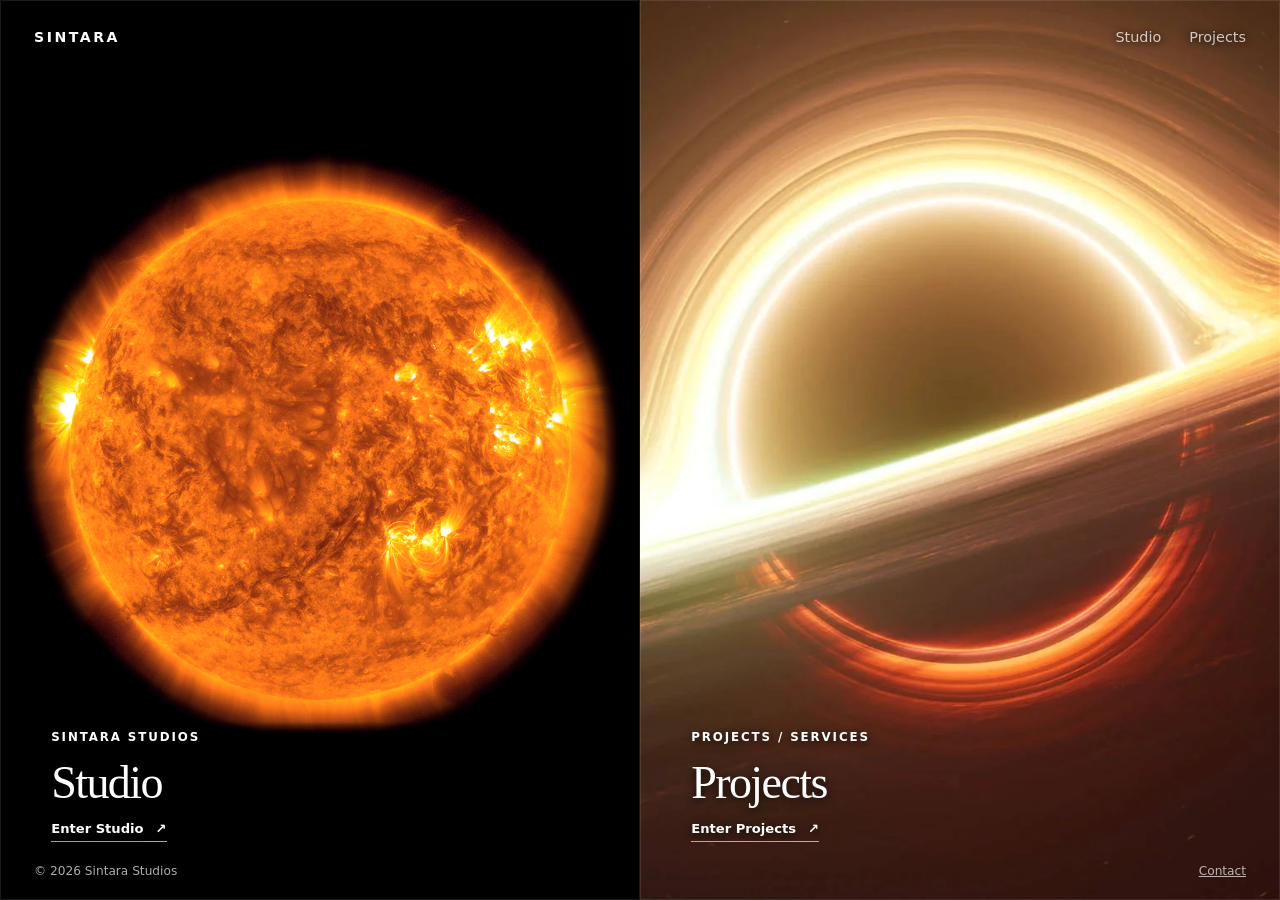
<file: index.html>
<!DOCTYPE html>
<html lang="en">
<head>
  <meta charset="UTF-8">
  <meta name="viewport" content="width=device-width, initial-scale=1.0">
  <meta name="description" content="Sintara Studios — products, projects and technical services.">
  <title>Sintara Studios</title>
  <link rel="stylesheet" href="css/styles.css">
</head>
<body class="home">
  <header class="topbar">
    <a class="wordmark" href="index.html" aria-label="Sintara Studios home">SINTARA</a>
    <nav class="topnav" aria-label="Primary">
      <a href="studio.html">Studio</a>
      <a href="projects.html">Projects</a>
    </nav>
  </header>

  <main class="portal" aria-label="Choose an area">
    <a class="portal-panel portal-sun" href="studio.html" aria-label="Enter Sintara Studios">
      <div class="portal-image" role="img" aria-label="NASA/SDO Sun with subtle localized light; the disc remains still.">
          <span class="solar-emission" aria-hidden="true"></span>
          <span class="solar-emission" aria-hidden="true"></span>
          <span class="solar-emission" aria-hidden="true"></span>
        </div>
      <div class="portal-copy">
        <p class="eyebrow">SINTARA STUDIOS</p>
        <h1>Studio</h1>
        <span class="portal-cta">Enter Studio <span aria-hidden="true">↗</span></span>
      </div>
    </a>

    <a class="portal-panel portal-hole" href="projects.html" aria-label="Enter Sintara Projects and Services">
      <div class="hole-stage" role="img" aria-label="Black hole with subtle motion confined to its accretion disk; stars and central shadow remain still.">
        <img class="hole-original" src="assets/black-hole-original.webp" alt="" width="1920" height="1080" fetchpriority="high">
        <span class="hole-flow" aria-hidden="true"><span></span></span>
      </div>
      <div class="portal-copy">
        <p class="eyebrow">PROJECTS / SERVICES</p>
        <h1>Projects</h1>
        <span class="portal-cta">Enter Projects <span aria-hidden="true">↗</span></span>
      </div>
    </a>
  </main>

  <footer class="home-footer">
    <span>© <span id="year"></span> Sintara Studios</span>
    <a href="mailto:hello@sintara-studios.com">Contact</a>
  </footer>

  <script src="js/main.js"></script>
</body>
</html>
</file>
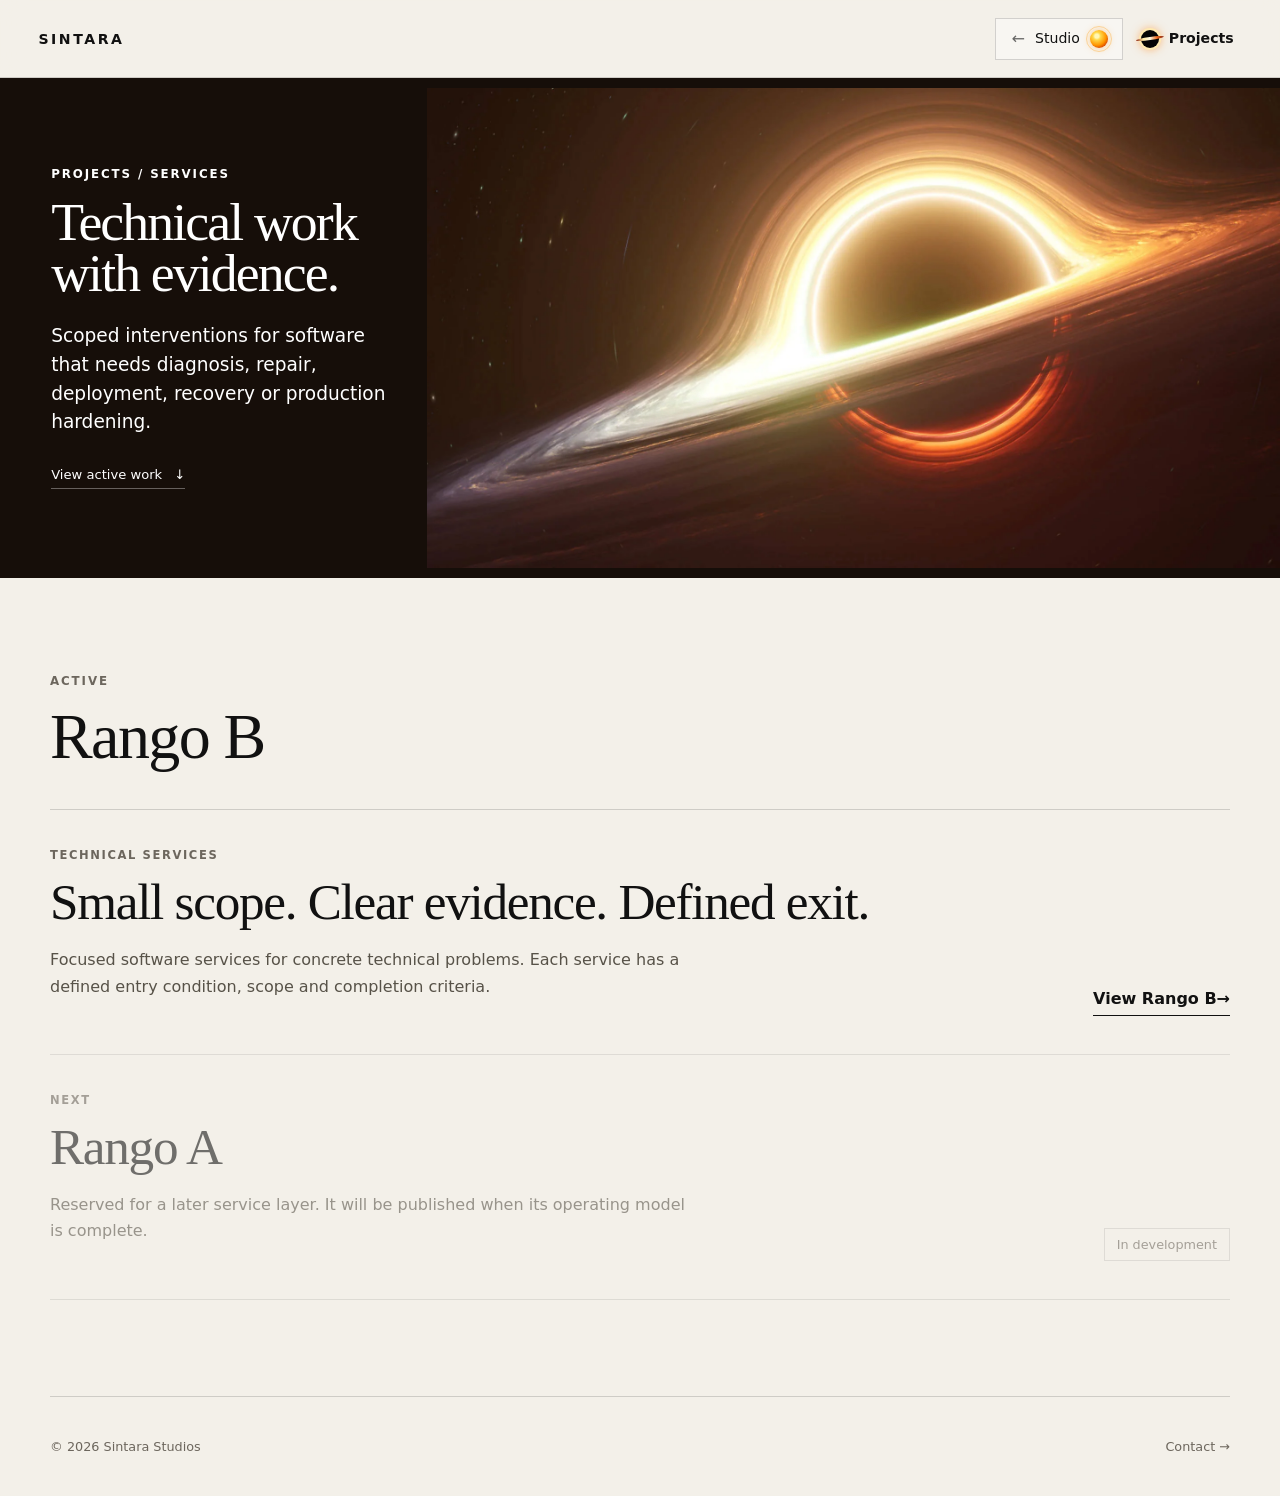
<file: projects.html>
<!DOCTYPE html>
<html lang="en">
<head>
  <meta charset="UTF-8">
  <meta name="viewport" content="width=device-width, initial-scale=1.0">
  <meta name="description" content="Sintara Projects — technical services and experimental projects.">
  <title>Projects — Sintara</title>
  <link rel="stylesheet" href="css/styles.css">
</head>
<body class="interior projects-page">
  <header class="site-header">
    <a class="wordmark" href="index.html">SINTARA</a>

    <nav class="section-switch" aria-label="Sintara areas">
      <a class="section-jump" href="studio.html">
        <span>Studio</span>
        <span class="mini-symbol mini-sun" aria-hidden="true"></span>
        <span class="section-arrow reverse" aria-hidden="true">←</span>
      </a>

      <span class="section-current" aria-current="page">
        <span class="mini-symbol mini-hole" aria-hidden="true"></span>
        <span>Projects</span>
      </span>
    </nav>
  </header>

  <main>
    <section class="hero hero-hole">
      <div class="hole-stage" role="img" aria-label="Black hole with subtle motion confined to its accretion disk; stars and central shadow remain still.">
        <img class="hole-original" src="assets/black-hole-original.webp" alt="" width="1920" height="1080" fetchpriority="high">
        <span class="hole-flow" aria-hidden="true"><span></span></span>
      </div>

      <div class="hero-content shell">
        <p class="eyebrow">PROJECTS / SERVICES</p>
        <h1>Technical work<br>with evidence.</h1>
        <p class="lede">Scoped interventions for software that needs diagnosis, repair, deployment, recovery or production hardening.</p>
        <a class="hero-scroll-cue" href="#active-projects">View active work <span aria-hidden="true">↓</span></a>
      </div>
    </section>

    <section id="active-projects" class="section shell">
      <div class="section-heading">
        <p class="eyebrow dark">ACTIVE</p>
        <h2>Rango B</h2>
      </div>

      <div class="project-feature">
        <div>
          <p class="project-kicker">TECHNICAL SERVICES</p>
          <h3>Small scope. Clear evidence. Defined exit.</h3>
          <p>Focused software services for concrete technical problems. Each service has a defined entry condition, scope and completion criteria.</p>
        </div>
        <a class="text-button" href="rango-b.html">View Rango B <span aria-hidden="true">→</span></a>
      </div>

      <div class="project-feature muted-feature">
        <div>
          <p class="project-kicker">NEXT</p>
          <h3>Rango A</h3>
          <p>Reserved for a later service layer. It will be published when its operating model is complete.</p>
        </div>
        <span class="status-tag">In development</span>
      </div>
    </section>
  </main>

  <footer class="site-footer shell">
    <span>© <span id="year"></span> Sintara Studios</span>
    <a href="mailto:hello@sintara-studios.com">Contact →</a>
  </footer>

  <script src="js/main.js"></script>
</body>
</html>
</file>
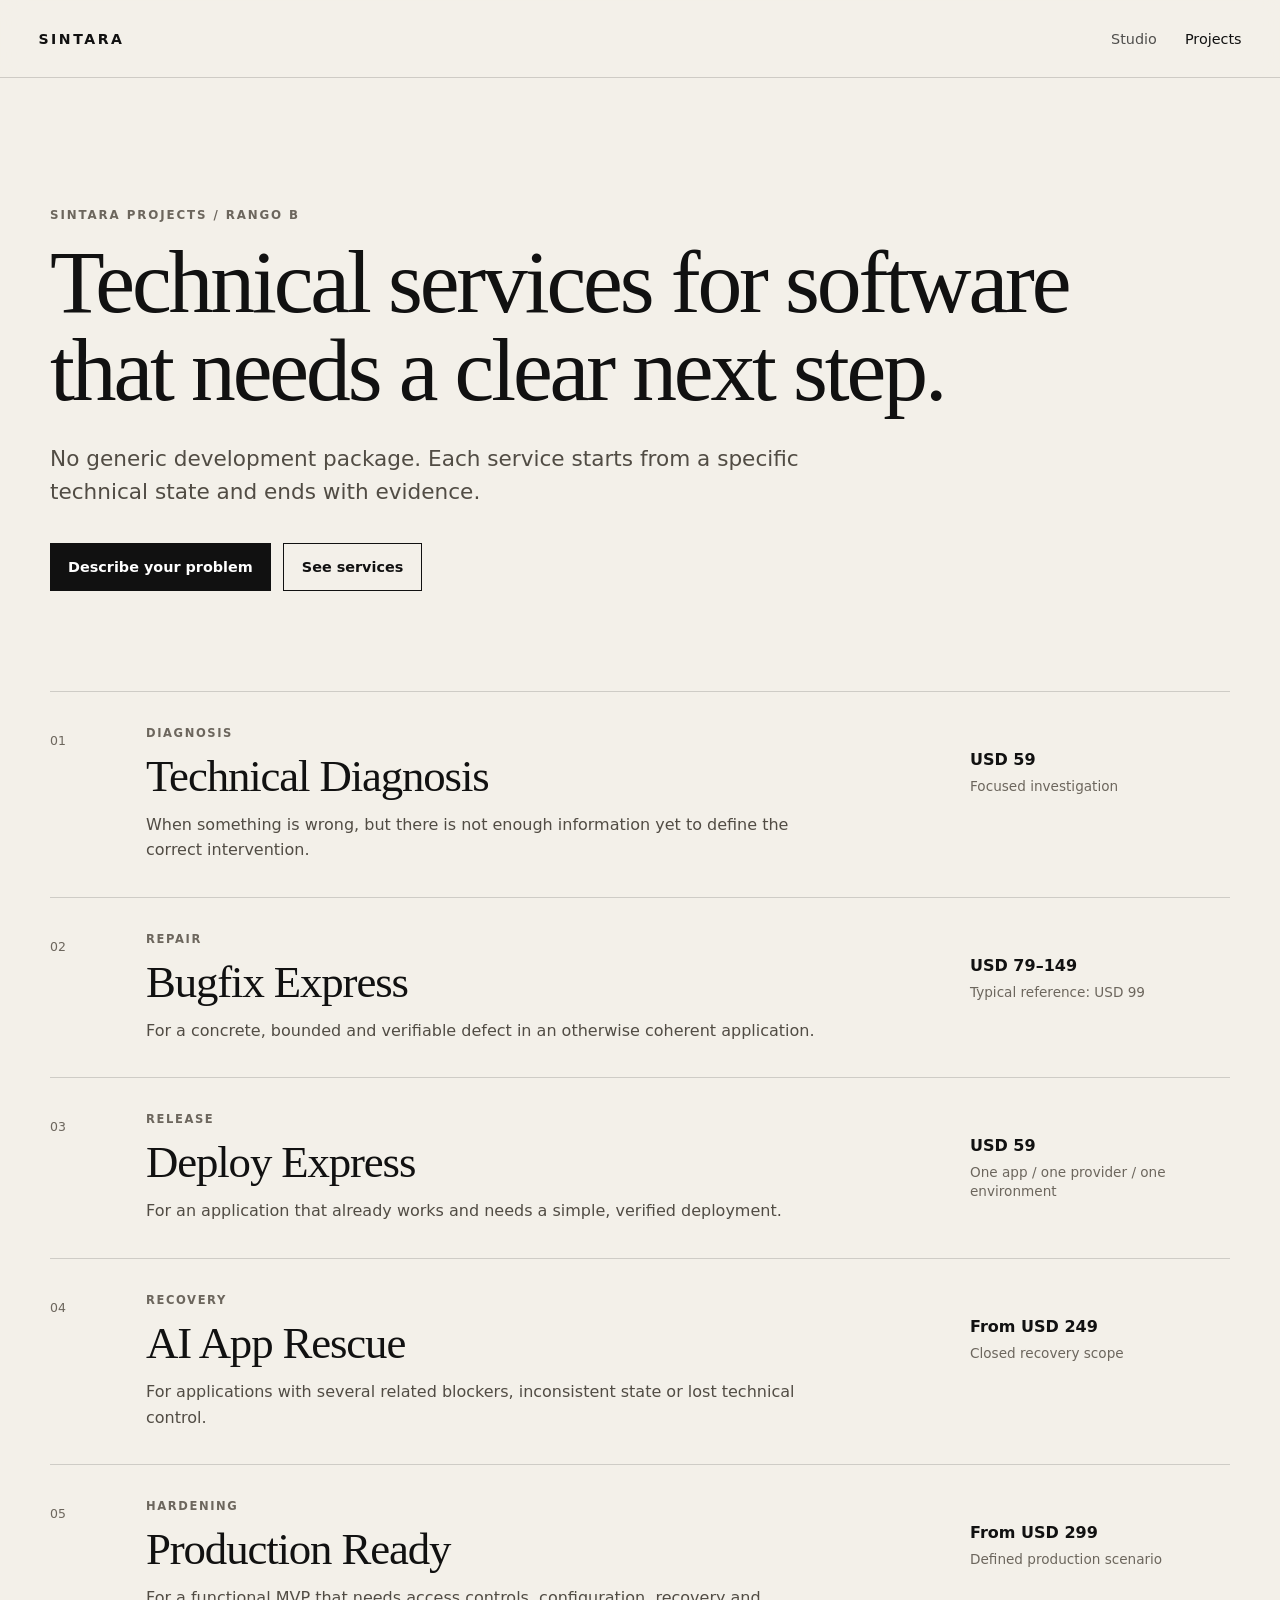
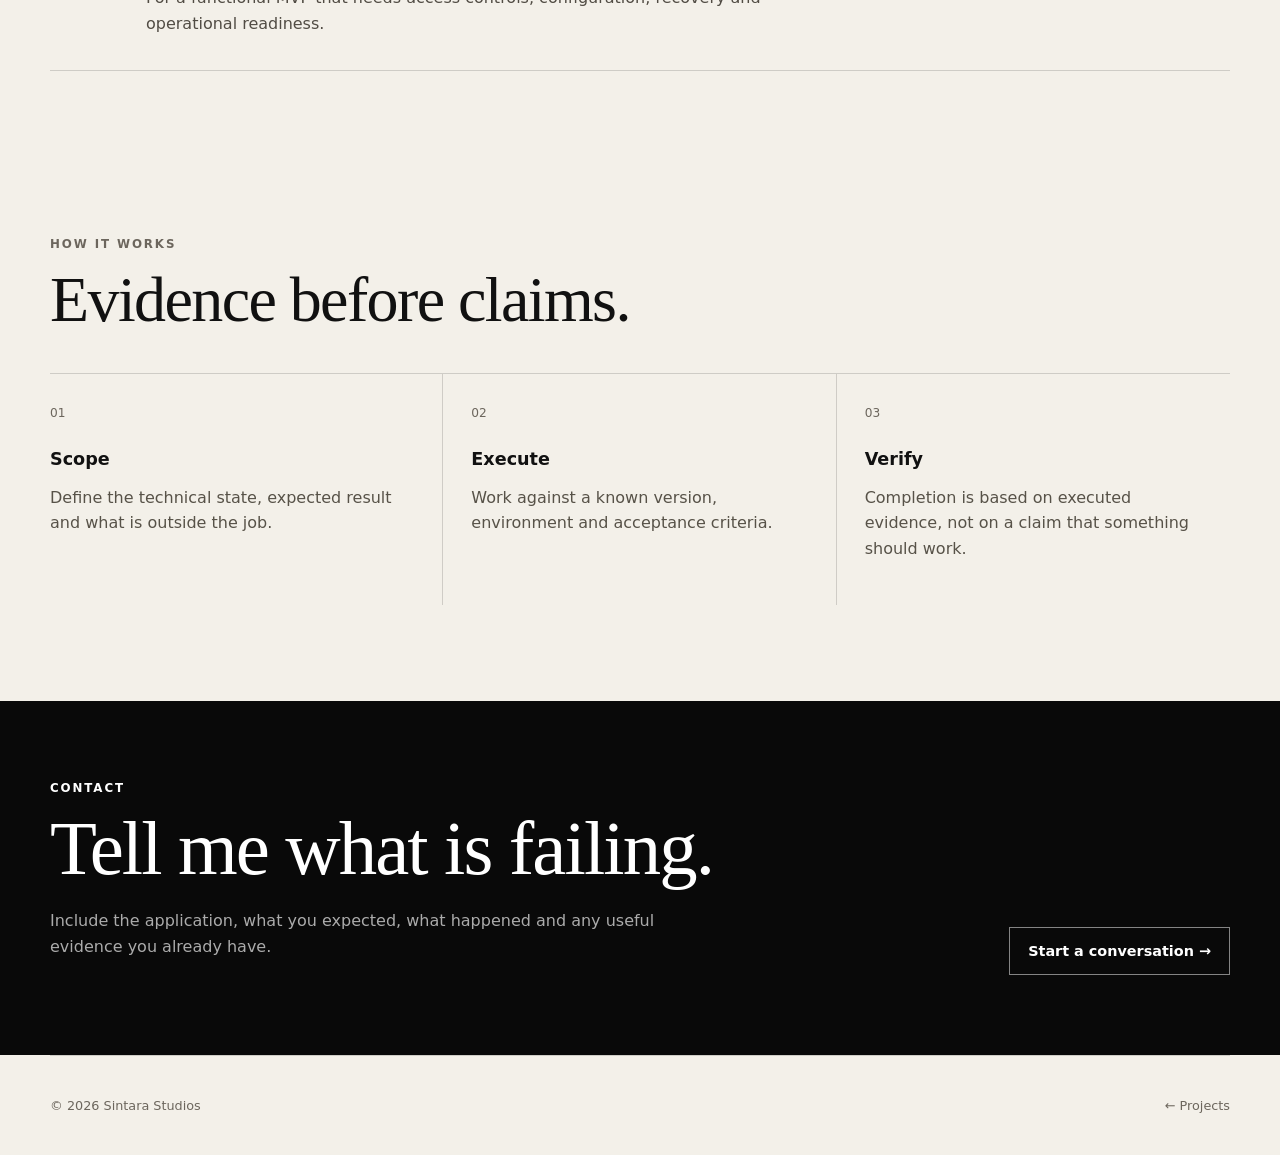
<file: rango-b.html>
<!DOCTYPE html>
<html lang="en">
<head>
  <meta charset="UTF-8">
  <meta name="viewport" content="width=device-width, initial-scale=1.0">
  <meta name="description" content="Rango B — focused technical services for software problems, deployments, recovery and production readiness.">
  <title>Rango B — Sintara Projects</title>
  <link rel="stylesheet" href="css/styles.css">
</head>
<body class="interior rango-page">
  <header class="site-header">
    <a class="wordmark" href="index.html">SINTARA</a>
    <nav class="topnav" aria-label="Primary">
      <a href="studio.html">Studio</a>
      <a class="active" href="projects.html">Projects</a>
    </nav>
  </header>

  <main>
    <section class="rango-hero shell">
      <p class="eyebrow dark">SINTARA PROJECTS / RANGO B</p>
      <h1>Technical services for software that needs a clear next step.</h1>
      <p class="lede dark-lede">No generic development package. Each service starts from a specific technical state and ends with evidence.</p>

      <div class="rango-actions">
        <a class="primary-button" href="mailto:hello@sintara-studios.com?subject=Rango%20B%20request">Describe your problem</a>
        <a class="secondary-button" href="#services">See services</a>
      </div>
    </section>

    <section id="services" class="section shell services-section">
      <article class="service-row">
        <div class="service-index">01</div>
        <div class="service-main">
          <p class="project-kicker">DIAGNOSIS</p>
          <h2>Technical Diagnosis</h2>
          <p>When something is wrong, but there is not enough information yet to define the correct intervention.</p>
        </div>
        <div class="service-meta"><strong>USD 59</strong><span>Focused investigation</span></div>
      </article>

      <article class="service-row">
        <div class="service-index">02</div>
        <div class="service-main">
          <p class="project-kicker">REPAIR</p>
          <h2>Bugfix Express</h2>
          <p>For a concrete, bounded and verifiable defect in an otherwise coherent application.</p>
        </div>
        <div class="service-meta"><strong>USD 79–149</strong><span>Typical reference: USD 99</span></div>
      </article>

      <article class="service-row">
        <div class="service-index">03</div>
        <div class="service-main">
          <p class="project-kicker">RELEASE</p>
          <h2>Deploy Express</h2>
          <p>For an application that already works and needs a simple, verified deployment.</p>
        </div>
        <div class="service-meta"><strong>USD 59</strong><span>One app / one provider / one environment</span></div>
      </article>

      <article class="service-row">
        <div class="service-index">04</div>
        <div class="service-main">
          <p class="project-kicker">RECOVERY</p>
          <h2>AI App Rescue</h2>
          <p>For applications with several related blockers, inconsistent state or lost technical control.</p>
        </div>
        <div class="service-meta"><strong>From USD 249</strong><span>Closed recovery scope</span></div>
      </article>

      <article class="service-row">
        <div class="service-index">05</div>
        <div class="service-main">
          <p class="project-kicker">HARDENING</p>
          <h2>Production Ready</h2>
          <p>For a functional MVP that needs access controls, configuration, recovery and operational readiness.</p>
        </div>
        <div class="service-meta"><strong>From USD 299</strong><span>Defined production scenario</span></div>
      </article>
    </section>

    <section class="section shell proof-section">
      <div class="section-heading">
        <p class="eyebrow dark">HOW IT WORKS</p>
        <h2>Evidence before claims.</h2>
      </div>
      <div class="proof-grid">
        <div><span class="proof-number">01</span><h3>Scope</h3><p>Define the technical state, expected result and what is outside the job.</p></div>
        <div><span class="proof-number">02</span><h3>Execute</h3><p>Work against a known version, environment and acceptance criteria.</p></div>
        <div><span class="proof-number">03</span><h3>Verify</h3><p>Completion is based on executed evidence, not on a claim that something should work.</p></div>
      </div>
    </section>

    <section class="contact-band">
      <div class="shell contact-band-inner">
        <div>
          <p class="eyebrow">CONTACT</p>
          <h2>Tell me what is failing.</h2>
          <p>Include the application, what you expected, what happened and any useful evidence you already have.</p>
        </div>
        <a class="light-button" href="mailto:hello@sintara-studios.com?subject=Rango%20B%20request">Start a conversation →</a>
      </div>
    </section>
  </main>

  <footer class="site-footer shell">
    <span>© <span id="year"></span> Sintara Studios</span>
    <a href="projects.html">← Projects</a>
  </footer>
  <script src="js/main.js"></script>
</body>
</html>
</file>
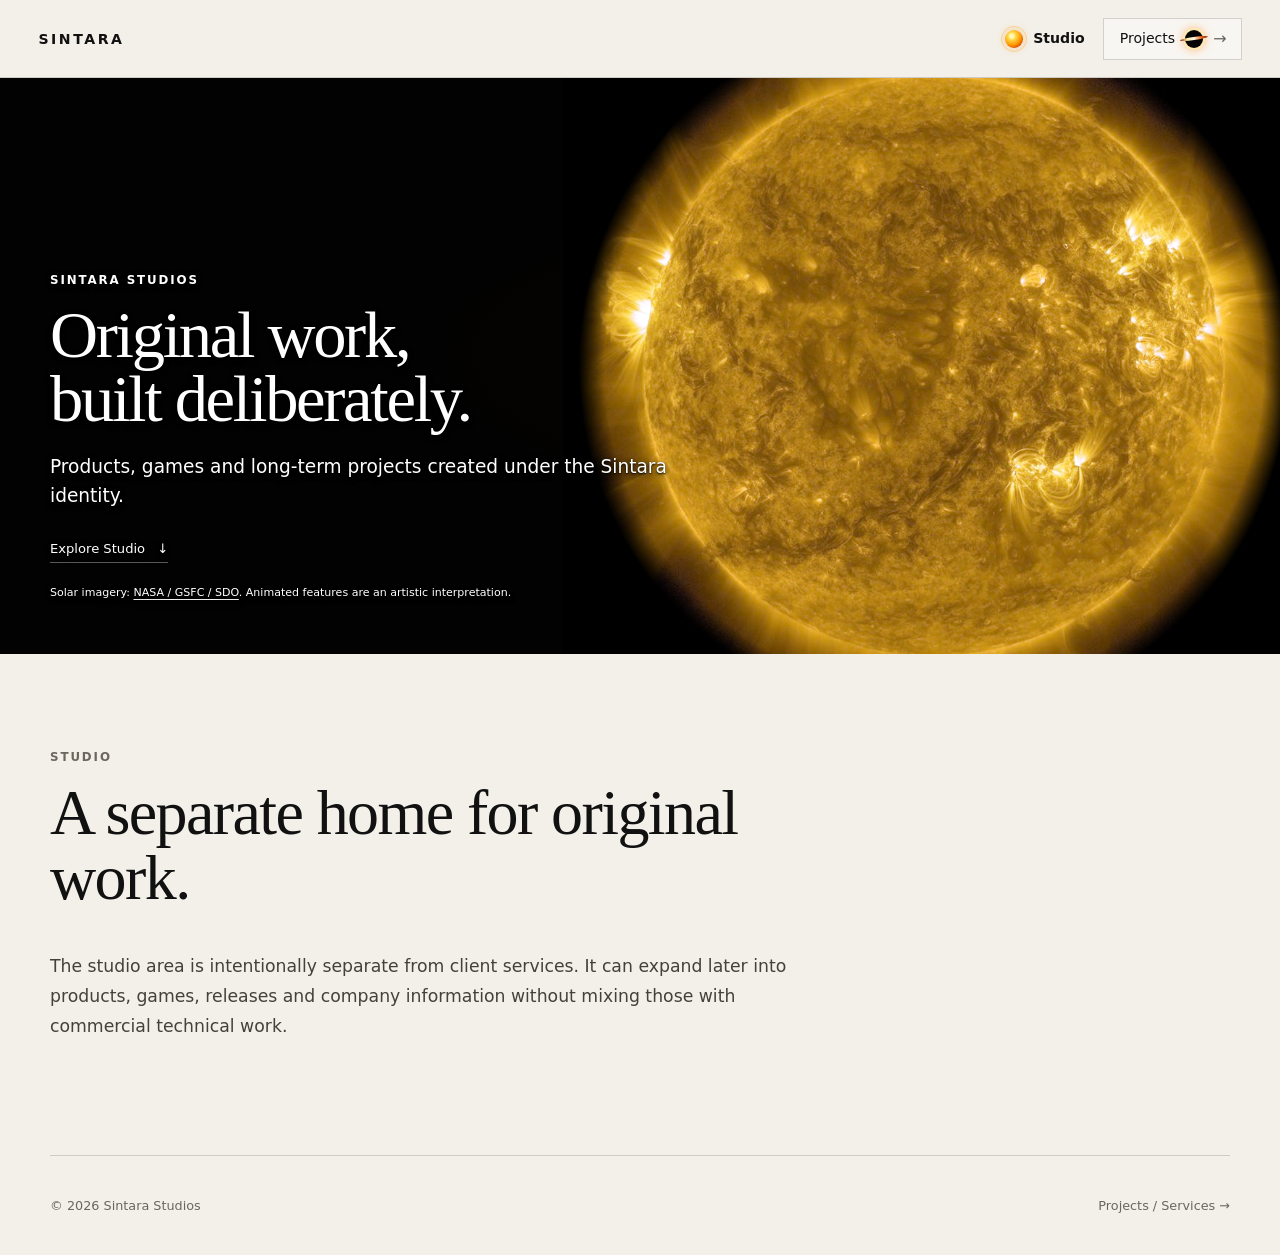
<file: studio.html>
<!DOCTYPE html>
<html lang="en">
<head>
  <meta charset="UTF-8">
  <meta name="viewport" content="width=device-width, initial-scale=1.0">
  <meta name="description" content="Sintara Studios — original products and games.">
  <title>Studio — Sintara</title>
  <link rel="stylesheet" href="css/styles.css">
</head>
<body class="interior studio-page">
  <header class="site-header">
    <a class="wordmark" href="index.html">SINTARA</a>

    <nav class="section-switch" aria-label="Sintara areas">
      <span class="section-current" aria-current="page">
        <span class="mini-symbol mini-sun" aria-hidden="true"></span>
        <span>Studio</span>
      </span>

      <a class="section-jump" href="projects.html">
        <span>Projects</span>
        <span class="mini-symbol mini-hole" aria-hidden="true"></span>
        <span class="section-arrow" aria-hidden="true">→</span>
      </a>
    </nav>
  </header>

  <main>
    <section class="hero hero-sun">
      <div class="hero-media solar-space" aria-hidden="true"></div>
      <div class="solar-stage" role="img" aria-label="Sol con superficie observada por NASA/SDO y una interpretación animada de corona, prominencias y plasma. El disco solar permanece inmóvil.">
        <div class="solar-disc" aria-hidden="true">
          <span class="solar-emission" aria-hidden="true"></span>
          <span class="solar-emission" aria-hidden="true"></span>
          <span class="solar-emission" aria-hidden="true"></span>
        </div>
      </div>
      <div class="hero-overlay"></div>

      <div class="hero-content shell">
        <p class="eyebrow">SINTARA STUDIOS</p>
        <h1>Original work,<br>built deliberately.</h1>
        <p class="lede">Products, games and long-term projects created under the Sintara identity.</p>
        <a class="hero-scroll-cue" href="#studio-intro">Explore Studio <span aria-hidden="true">↓</span></a>
        <p class="solar-credit">Solar imagery: <a href="https://science.nasa.gov/photojournal/image-of-sun-from-nasas-solar-dynamics-observatory/" target="_blank" rel="noopener noreferrer">NASA / GSFC / SDO</a>. Animated features are an artistic interpretation.</p>
      </div>
    </section>

    <section id="studio-intro" class="section shell">
      <div class="section-heading">
        <p class="eyebrow dark">STUDIO</p>
        <h2>A separate home for original work.</h2>
      </div>
      <p class="body-copy">The studio area is intentionally separate from client services. It can expand later into products, games, releases and company information without mixing those with commercial technical work.</p>
    </section>
  </main>

  <footer class="site-footer shell">
    <span>© <span id="year"></span> Sintara Studios</span>
    <a href="projects.html">Projects / Services →</a>
  </footer>

  <script src="js/main.js"></script>
</body>
</html>
</file>
<file: css/styles.css>
:root{
  --bg:#080808;
  --paper:#f3f0e9;
  --ink:#111;
  --muted:#6c665d;
  --line:rgba(17,17,17,.16);
  --max:1180px;
}
*{box-sizing:border-box}
html{scroll-behavior:smooth;background:var(--bg)}
body{margin:0;font-family:Inter,ui-sans-serif,system-ui,-apple-system,BlinkMacSystemFont,"Segoe UI",sans-serif;-webkit-font-smoothing:antialiased}
a{color:inherit}
.wordmark{text-decoration:none;letter-spacing:.18em;font-weight:700;font-size:.88rem}
.topbar,.site-header{height:74px;display:flex;align-items:center;justify-content:space-between;padding:0 34px;z-index:20}
.topbar{position:fixed;inset:0 0 auto 0;color:#fff;mix-blend-mode:difference}
.site-header{background:var(--paper);color:var(--ink);border-bottom:1px solid var(--line)}
.topnav{display:flex;gap:28px;font-size:.9rem}
.topnav a{text-decoration:none;opacity:.72}
.topnav a:hover,.topnav a.active{opacity:1}
.portal{min-height:100svh;display:grid;grid-template-columns:minmax(0,1fr) minmax(0,1fr);background:#000}
.portal-panel{position:relative;min-height:100svh;overflow:hidden;color:#fff;text-decoration:none;display:block;isolation:isolate;background:#030303}
.portal-image,.portal-shade{position:absolute;inset:0}
.portal-image{background-position:center;background-size:cover;z-index:0;pointer-events:none}
.portal-sun .portal-image{background-image:url("../assets/solar-surface.jpg")}
.portal-shade{display:none}
.portal-panel::after{content:"";position:absolute;inset:0;z-index:3;border:1px solid rgba(255,255,255,.10);pointer-events:none;transition:border-color .2s ease}
.portal-panel:hover::after,.portal-panel:focus-visible::after{border-color:rgba(255,255,255,.38)}
.portal-panel:focus-visible{outline:3px solid #fff;outline-offset:-4px}
.portal-panel:hover .portal-image{transform:none}
.portal-copy{position:absolute;z-index:2;left:clamp(24px,4vw,70px);right:24px;bottom:clamp(78px,10vh,120px);max-width:440px;padding:0;pointer-events:none;text-shadow:0 2px 10px rgba(0,0,0,.85)}
.eyebrow{margin:0 0 16px;letter-spacing:.16em;font-size:.74rem;font-weight:700}
.eyebrow.dark{color:var(--muted)}
.portal h1,.hero h1,.rango-hero h1{font-family:Georgia,"Times New Roman",serif;font-weight:400;letter-spacing:-.035em;line-height:.98;margin:0}
.portal h1{font-size:clamp(2.3rem,3.6vw,4.35rem)}
.portal-description{margin:14px 0 18px;color:rgba(255,255,255,.82);max-width:440px;font-size:.9rem;line-height:1.5}
.portal-cta{display:inline-flex;gap:12px;margin-top:15px;padding-bottom:5px;border-bottom:1px solid rgba(255,255,255,.65);font-weight:600;font-size:.82rem}
.home-footer{position:fixed;z-index:15;left:34px;right:34px;bottom:22px;display:flex;justify-content:space-between;color:rgba(255,255,255,.68);font-size:.76rem;pointer-events:none}
.home-footer a{pointer-events:auto}
.interior{background:var(--paper);color:var(--ink)}
.shell{width:min(var(--max),calc(100% - 64px));margin-inline:auto}
.hero{min-height:72vh;position:relative;display:flex;align-items:flex-end;overflow:hidden;color:#fff;isolation:isolate}
.hero-media,.hero-overlay{position:absolute;inset:0}
.hero-media{background-position:center;background-size:cover;z-index:-3}
.hero-sun .hero-media{background-image:url("../assets/sun.svg")}
.hero-overlay{z-index:-2;background:linear-gradient(to top,rgba(0,0,0,.84),rgba(0,0,0,.1))}
.hero-content{padding-top:120px;padding-bottom:72px}
.hero h1{font-size:clamp(3.4rem,7vw,7.8rem);max-width:930px}
.lede{max-width:720px;font-size:clamp(1.05rem,1.8vw,1.35rem);line-height:1.55;color:rgba(255,255,255,.76);margin:28px 0 0}
.section{padding-top:96px;padding-bottom:96px}
.section-heading{max-width:780px;margin-bottom:40px}
.section-heading h2,.project-feature h3,.contact-band h2{font-family:Georgia,"Times New Roman",serif;font-weight:400;letter-spacing:-.025em}
.section-heading h2{margin:0;font-size:clamp(2.4rem,5vw,4.8rem);line-height:1.02}
.body-copy{max-width:760px;line-height:1.75;color:#454139;font-size:1.08rem}
.project-feature{display:grid;grid-template-columns:1fr auto;align-items:end;gap:40px;padding:38px 0;border-top:1px solid var(--line)}
.project-feature:last-child{border-bottom:1px solid var(--line)}
.project-kicker{font-size:.72rem;letter-spacing:.14em;font-weight:700;color:var(--muted);margin:0 0 10px}
.project-feature h3{margin:0 0 12px;font-size:clamp(2rem,4vw,3.7rem)}
.project-feature p:not(.project-kicker){max-width:650px;color:#575248;line-height:1.65}
.text-button,.primary-button,.secondary-button,.light-button{text-decoration:none;display:inline-flex;align-items:center;justify-content:center;white-space:nowrap}
.text-button{border-bottom:1px solid var(--ink);padding:0 0 7px;font-weight:650}
.status-tag{padding:8px 12px;border:1px solid var(--line);font-size:.8rem;color:var(--muted)}
.muted-feature{opacity:.58}
.rango-hero{padding-top:130px;padding-bottom:80px}
.rango-hero h1{font-size:clamp(3.5rem,7vw,7.9rem);max-width:1080px;color:var(--ink)}
.dark-lede{color:#514c44;max-width:760px}
.rango-actions{display:flex;gap:12px;margin-top:34px;flex-wrap:wrap}
.primary-button,.secondary-button,.light-button{min-height:48px;padding:0 18px;font-weight:650;font-size:.9rem}
.primary-button{background:var(--ink);color:#fff}
.secondary-button{border:1px solid var(--ink)}
.services-section{padding-top:20px}
.service-row{display:grid;grid-template-columns:70px minmax(0,1fr) 260px;gap:26px;align-items:start;padding:34px 0;border-top:1px solid var(--line)}
.service-row:last-child{border-bottom:1px solid var(--line)}
.service-index{font-size:.78rem;color:var(--muted);padding-top:7px}
.service-main h2{margin:0 0 10px;font-family:Georgia,"Times New Roman",serif;font-weight:400;font-size:clamp(2rem,3.5vw,3.35rem);letter-spacing:-.025em}
.service-main p:not(.project-kicker){margin:0;max-width:680px;color:#514c44;line-height:1.6}
.service-meta{display:flex;flex-direction:column;gap:8px;padding-top:24px}
.service-meta strong{font-size:1rem}
.service-meta span{color:var(--muted);font-size:.85rem;line-height:1.4}
.proof-section{padding-top:70px}
.proof-grid{display:grid;grid-template-columns:repeat(3,1fr);border-top:1px solid var(--line)}
.proof-grid>div{padding:28px 28px 28px 0;border-right:1px solid var(--line)}
.proof-grid>div:not(:first-child){padding-left:28px}
.proof-grid>div:last-child{border-right:0}
.proof-number{color:var(--muted);font-size:.76rem}
.proof-grid h3{margin:28px 0 12px;font-size:1.1rem}
.proof-grid p{color:#575248;line-height:1.6}
.contact-band{background:#090909;color:#fff;padding:80px 0}
.contact-band-inner{display:grid;grid-template-columns:1fr auto;gap:40px;align-items:end}
.contact-band h2{font-size:clamp(2.8rem,6vw,6rem);line-height:1;margin:0 0 20px}
.contact-band p:not(.eyebrow){color:rgba(255,255,255,.66);max-width:660px;line-height:1.6}
.light-button{border:1px solid rgba(255,255,255,.5);color:#fff}
.site-footer{min-height:100px;display:flex;justify-content:space-between;align-items:center;border-top:1px solid var(--line);font-size:.8rem;color:var(--muted)}
.site-footer a{text-decoration:none}
@media(max-width:820px){
  .portal{grid-template-columns:1fr}
  .portal-panel{min-height:max(520px,70svh)}
  .portal-copy{left:24px;right:20px;bottom:26px}
  .portal h1{font-size:clamp(2rem,8vw,3.3rem)}
  .home-footer{display:none}
  .topbar,.site-header{padding-inline:20px}
  .topnav{gap:18px}
  .shell{width:min(var(--max),calc(100% - 40px))}
  .hero{min-height:62vh}
  .hero-content{padding-bottom:48px}
  .section{padding-top:70px;padding-bottom:70px}
  .project-feature,.contact-band-inner{grid-template-columns:1fr;align-items:start}
  .service-row{grid-template-columns:42px 1fr}
  .service-meta{grid-column:2;padding-top:4px}
  .proof-grid{grid-template-columns:1fr}
  .proof-grid>div,.proof-grid>div:not(:first-child){border-right:0;border-bottom:1px solid var(--line);padding:26px 0}
}
@media(prefers-reduced-motion:reduce){
  *,*::before,*::after{scroll-behavior:auto!important;transition-duration:.01ms!important;animation-duration:.01ms!important;animation-iteration-count:1!important}
}

/* v1.1 — compact cinematic heroes + universe switch */

.site-header{
  position:relative;
  height:78px;
  padding:0 clamp(22px,3vw,42px);
  background:rgba(243,240,233,.96);
  backdrop-filter:blur(12px);
}

.section-switch{
  display:flex;
  align-items:center;
  gap:10px;
}

.section-current,
.section-jump{
  min-height:42px;
  display:inline-flex;
  align-items:center;
  gap:10px;
  font-size:.88rem;
  line-height:1;
}

.section-current{
  padding:0 8px;
  font-weight:650;
}

.section-jump{
  padding:0 14px 0 16px;
  border:1px solid rgba(17,17,17,.16);
  background:rgba(255,255,255,.42);
  text-decoration:none;
  transition:background .25s ease,border-color .25s ease,transform .25s ease;
}

.section-jump:hover{
  background:#fff;
  border-color:rgba(17,17,17,.34);
  transform:translateY(-1px);
}

.section-arrow{
  font-size:1rem;
  opacity:.62;
}

.section-arrow.reverse{order:-1}

.mini-symbol{
  width:18px;
  height:18px;
  display:inline-block;
  flex:0 0 18px;
  position:relative;
}

.mini-sun{
  border-radius:50%;
  background:
    radial-gradient(circle at 38% 34%,#fff7b5 0 12%,#ffd747 24%,#ff9500 56%,#d84300 78%,#7d1700 100%);
  box-shadow:0 0 9px rgba(255,145,0,.45);
}

.mini-sun::after{
  content:"";
  position:absolute;
  inset:-4px;
  border-radius:50%;
  border:1px solid rgba(255,153,0,.32);
}

.mini-hole{
  border-radius:50%;
  background:#050505;
  box-shadow:
    0 0 0 2px #ffeab2,
    0 0 8px 2px rgba(255,142,38,.55);
}

.mini-hole::after{
  content:"";
  position:absolute;
  left:-5px;
  right:-5px;
  top:7px;
  height:3px;
  border-radius:50%;
  background:linear-gradient(90deg,#8b2410,#ffe8a2,#fff8df,#f06a1d,#7d1b0d);
  transform:rotate(-8deg);
}

.hero{
  min-height:clamp(500px,64vh,680px);
  max-height:720px;
}

.hero-content{
  padding-top:88px;
  padding-bottom:54px;
  max-width:var(--max);
}

.hero h1{
  font-size:clamp(3rem,5.2vw,6.25rem);
  max-width:760px;
  line-height:.96;
}

.hero .lede{
  max-width:650px;
  font-size:clamp(1rem,1.45vw,1.2rem);
  margin-top:22px;
}

.hero-media{
  background-size:cover;
  background-position:center;
  transform:scale(1.015);
}

.hero-sun .hero-media{
  background-position:center right;
  animation:none;
}


.hero-overlay{
  background:
    linear-gradient(90deg,rgba(0,0,0,.84) 0%,rgba(0,0,0,.58) 34%,rgba(0,0,0,.18) 62%,rgba(0,0,0,.08) 100%),
    linear-gradient(to top,rgba(0,0,0,.62),rgba(0,0,0,.02) 60%);
}

.hero-scroll-cue{
  margin-top:30px;
  display:inline-flex;
  align-items:center;
  gap:12px;
  color:rgba(255,255,255,.78);
  font-size:.82rem;
  text-decoration:none;
  border-bottom:1px solid rgba(255,255,255,.34);
  padding-bottom:6px;
}

@media(max-width:820px){
  .site-header{
    height:auto;
    min-height:74px;
    gap:18px;
  }

  .section-switch{
    gap:6px;
  }

  .section-current,
  .section-jump{
    min-height:38px;
    font-size:.8rem;
  }

  .section-current{
    padding:0 4px;
  }

  .section-jump{
    padding:0 10px;
  }

  .section-jump .mini-symbol{
    display:none;
  }

  .hero{
    min-height:clamp(460px,58vh,600px);
  }

  .hero-content{
    padding-top:70px;
    padding-bottom:42px;
  }

  .hero h1{
    font-size:clamp(2.6rem,11vw,4.7rem);
    max-width:620px;
  }

  .hero .lede{
    max-width:560px;
  }

  .hero-sun .hero-media{
    background-position:60% center;
  }


  .hero-overlay{
    background:
      linear-gradient(90deg,rgba(0,0,0,.84),rgba(0,0,0,.48) 58%,rgba(0,0,0,.16)),
      linear-gradient(to top,rgba(0,0,0,.66),rgba(0,0,0,.04) 58%);
  }
}

@media(max-width:560px){
  .site-header{
    align-items:center;
    padding-top:12px;
    padding-bottom:12px;
  }

  .section-current span:last-child,
  .section-jump>span:first-child{
    display:none;
  }

  .section-current{
    min-width:34px;
    justify-content:center;
  }

  .section-jump{
    min-width:72px;
    justify-content:center;
  }
}

@media(prefers-reduced-motion:reduce){
  .hero-sun .hero-media{
    animation:none!important;
  }
}


/* Solar surface: fixed observational photograph, localized luminosity masks.
   All three emissions share one 12-second period and identical endpoints. */
.hero-sun{background:#020202;isolation:isolate}
.hero-sun .solar-space{
  background:radial-gradient(ellipse at 82% 48%,rgba(62,22,3,.18),transparent 46%),#020202;
  animation:none;
  transform:none;
}
.solar-stage{
  position:absolute;
  z-index:-2;
  width:min(58vw,790px);
  aspect-ratio:1;
  right:clamp(-72px,-2vw,0px);
  top:50%;
  transform:translateY(-50%);
  pointer-events:none;
  isolation:isolate;
}
.solar-disc{
  position:absolute;
  inset:0;
  background:url("../assets/solar-surface.jpg") center / contain no-repeat;
  isolation:isolate;
}
.portal-sun .portal-image,
.portal-sun:hover .portal-image{
  background-image:url("../assets/solar-surface.jpg");
  /* Original cover diameter × 0.75, with the solar rim centered. */
  background-size:min(100%,max(37.5vw,75svh)) auto;
  background-position:center;
  background-repeat:no-repeat;
  transform:none;
  filter:contrast(1.30) saturate(1.40) hue-rotate(-14deg);
  transition:none;
  isolation:isolate;
  /* Only feather the outermost solar corona. The disc, its color,
     the image scale, and all three synchronized activity masks stay untouched.
     The radius is tied to the existing 1:1 background-image diameter. */
  --solar-edge-diameter:min(50vw,max(37.5vw,75svh));
  -webkit-mask-image:radial-gradient(circle at center,
    #000 0,
    #000 calc(var(--solar-edge-diameter) * .405),
    rgba(0,0,0,.94) calc(var(--solar-edge-diameter) * .42),
    rgba(0,0,0,.60) calc(var(--solar-edge-diameter) * .445),
    rgba(0,0,0,.20) calc(var(--solar-edge-diameter) * .47),
    transparent calc(var(--solar-edge-diameter) * .50));
  mask-image:radial-gradient(circle at center,
    #000 0,
    #000 calc(var(--solar-edge-diameter) * .405),
    rgba(0,0,0,.94) calc(var(--solar-edge-diameter) * .42),
    rgba(0,0,0,.60) calc(var(--solar-edge-diameter) * .445),
    rgba(0,0,0,.20) calc(var(--solar-edge-diameter) * .47),
    transparent calc(var(--solar-edge-diameter) * .50));
}
.solar-emission{
  position:absolute;
  inset:0;
  pointer-events:none;
  background:inherit;
  mix-blend-mode:screen;
  -webkit-mask-repeat:no-repeat;
  mask-repeat:no-repeat;
  /* Explicit alignment below: mask and photo always use the same geometry. */
  -webkit-mask-position:center;
  mask-position:center;
  -webkit-mask-size:contain;
  mask-size:contain;
  animation:solar-emission 12s ease-in-out infinite;
}
.solar-emission:nth-child(1){
  -webkit-mask-image:url("../assets/solar-mask-0.png");
  mask-image:url("../assets/solar-mask-0.png");
}
.solar-emission:nth-child(2){
  -webkit-mask-image:url("../assets/solar-mask-1.png");
  mask-image:url("../assets/solar-mask-1.png");
  animation-name:solar-emission-west;
}
.solar-emission:nth-child(3){
  -webkit-mask-image:url("../assets/solar-mask-2.png");
  mask-image:url("../assets/solar-mask-2.png");
  animation-name:solar-emission-south;
}
.portal-sun .solar-emission{
  /* Keep active regions and alpha masks aligned with the photograph. */
  -webkit-mask-size:min(100%,max(37.5vw,75svh)) auto;
  mask-size:min(100%,max(37.5vw,75svh)) auto;
  -webkit-mask-position:center;
  mask-position:center;
}
@keyframes solar-emission{
  0%,100%{opacity:.12}
  50%{opacity:.42}
}
@keyframes solar-emission-west{
  0%,100%{opacity:.3}
  20%{opacity:.42}
  70%{opacity:.12}
}
@keyframes solar-emission-south{
  0%,100%{opacity:.3}
  30%{opacity:.12}
  80%{opacity:.42}
}
.hero-sun .hero-overlay{
  display:none;
}
.hero-sun .hero-content{position:relative;z-index:1}
/* Protect only the letterforms; leave the solar photograph unobscured. */
.studio-page .hero-sun .hero-content{
  text-shadow:0 1px 2px rgba(0,0,0,.95),0 2px 6px rgba(0,0,0,.8);
}
.studio-page .hero-sun .lede,
.studio-page .hero-sun .hero-scroll-cue,
.studio-page .hero-sun .solar-credit{color:#fff}
.hero-sun .hero-content h1{max-width:675px}
.solar-credit{margin:22px 0 0;font-size:.69rem;color:rgba(255,255,255,.46);line-height:1.4}
.solar-credit a{text-underline-offset:3px}
.solar-credit a:hover{color:rgba(255,255,255,.83)}
@media(max-width:820px){
  .solar-stage{width:min(88vw,625px);right:-24vw;top:44%}
  .solar-credit{max-width:340px;font-size:.64rem}
}
@media(max-width:560px){
  .solar-stage{width:112vw;right:-55vw;top:41%}
  .hero-sun .hero-content{padding-bottom:38px}
}
@media(prefers-reduced-motion:reduce){
  .solar-emission{animation:none!important;opacity:.12}
}

/* Original black hole: fixed geometry, texture motion only inside the disk. */
.hole-stage{position:relative;aspect-ratio:16/9;isolation:isolate;pointer-events:none;overflow:hidden}
.hole-original{display:block;width:100%;height:100%;object-fit:contain}
.hole-flow{position:absolute;inset:0;mask:url("../assets/black-hole-disk-mask.svg") center / 100% 100% no-repeat;-webkit-mask:url("../assets/black-hole-disk-mask.svg") center / 100% 100% no-repeat}
.hole-flow>span{position:absolute;inset:0;background:url("../assets/black-hole-original.webp") center / 100% 100% no-repeat;opacity:.32;animation:disk-flow 10s ease-in-out infinite;will-change:transform}
@keyframes disk-flow{0%,100%{transform:translate(0,0)}25%{transform:translate(.18%,-.08%)}75%{transform:translate(-.18%,.08%)}}
.hero-hole{background:#160e09;display:grid;grid-template-columns:minmax(300px,1fr) minmax(0,2fr);align-items:center;max-height:none;min-height:500px}
.hero-hole .hole-stage{grid-column:2;grid-row:1;width:100%}
.hero-hole .hero-content{grid-column:1;grid-row:1;width:auto;margin:0;padding:48px 24px 48px clamp(24px,4vw,64px)}
.hero-hole h1{font-size:clamp(2.8rem,4.2vw,5rem)}
.hero-hole .lede,.hero-hole .hero-scroll-cue{color:#fff}
.portal-hole{background:#050303}
.portal-sun{background:#000}
.portal-hole .hole-stage{
  position:absolute;inset:0;z-index:0;
  width:100%;height:100%;aspect-ratio:auto;
}
.portal-hole .hole-original{
  width:100%;height:100%;
  object-fit:cover;object-position:66% center;
}
.portal-hole .hole-flow{
  -webkit-mask-size:cover;mask-size:cover;
  -webkit-mask-position:66% center;mask-position:66% center;
}
.portal-hole .hole-flow>span{
  background-size:cover;background-position:66% center;
}
/* The original 16:9 image covers each portal without an extra zoom:
   the horizontal focal point keeps the full black-hole shadow in view. */
.portal-hole .hole-original,
.portal-hole .hole-flow{transform:none}
@media(min-width:821px){
  .portal-sun .portal-copy,
  .portal-hole .portal-copy{bottom:clamp(52px,6.5vh,78px)}
}
/* Preserve white navigation text over the vivid solar image. */
.topbar{mix-blend-mode:normal;text-shadow:0 1px 8px rgba(0,0,0,.94),0 0 12px rgba(0,0,0,.65)}
@media(max-width:820px){
.hero-hole{display:flex;flex-direction:column;align-items:stretch}
.hero-hole .hole-stage{order:0}
.hero-hole .hero-content{order:1;padding:32px 20px 42px}
.hero-hole h1{font-size:clamp(2.6rem,9vw,4.7rem)}
.portal-sun .portal-image,
.portal-sun:hover .portal-image{
  background-size:max(75vw,37.5svh) auto;
  --solar-edge-diameter:max(75vw,37.5svh);
}
.portal-sun .solar-emission{
  -webkit-mask-size:max(75vw,37.5svh) auto;
  mask-size:max(75vw,37.5svh) auto;
}
}
@media(prefers-reduced-motion:reduce){.hole-flow{display:none}.hole-flow>span{animation:none!important;will-change:auto}}
</file>
